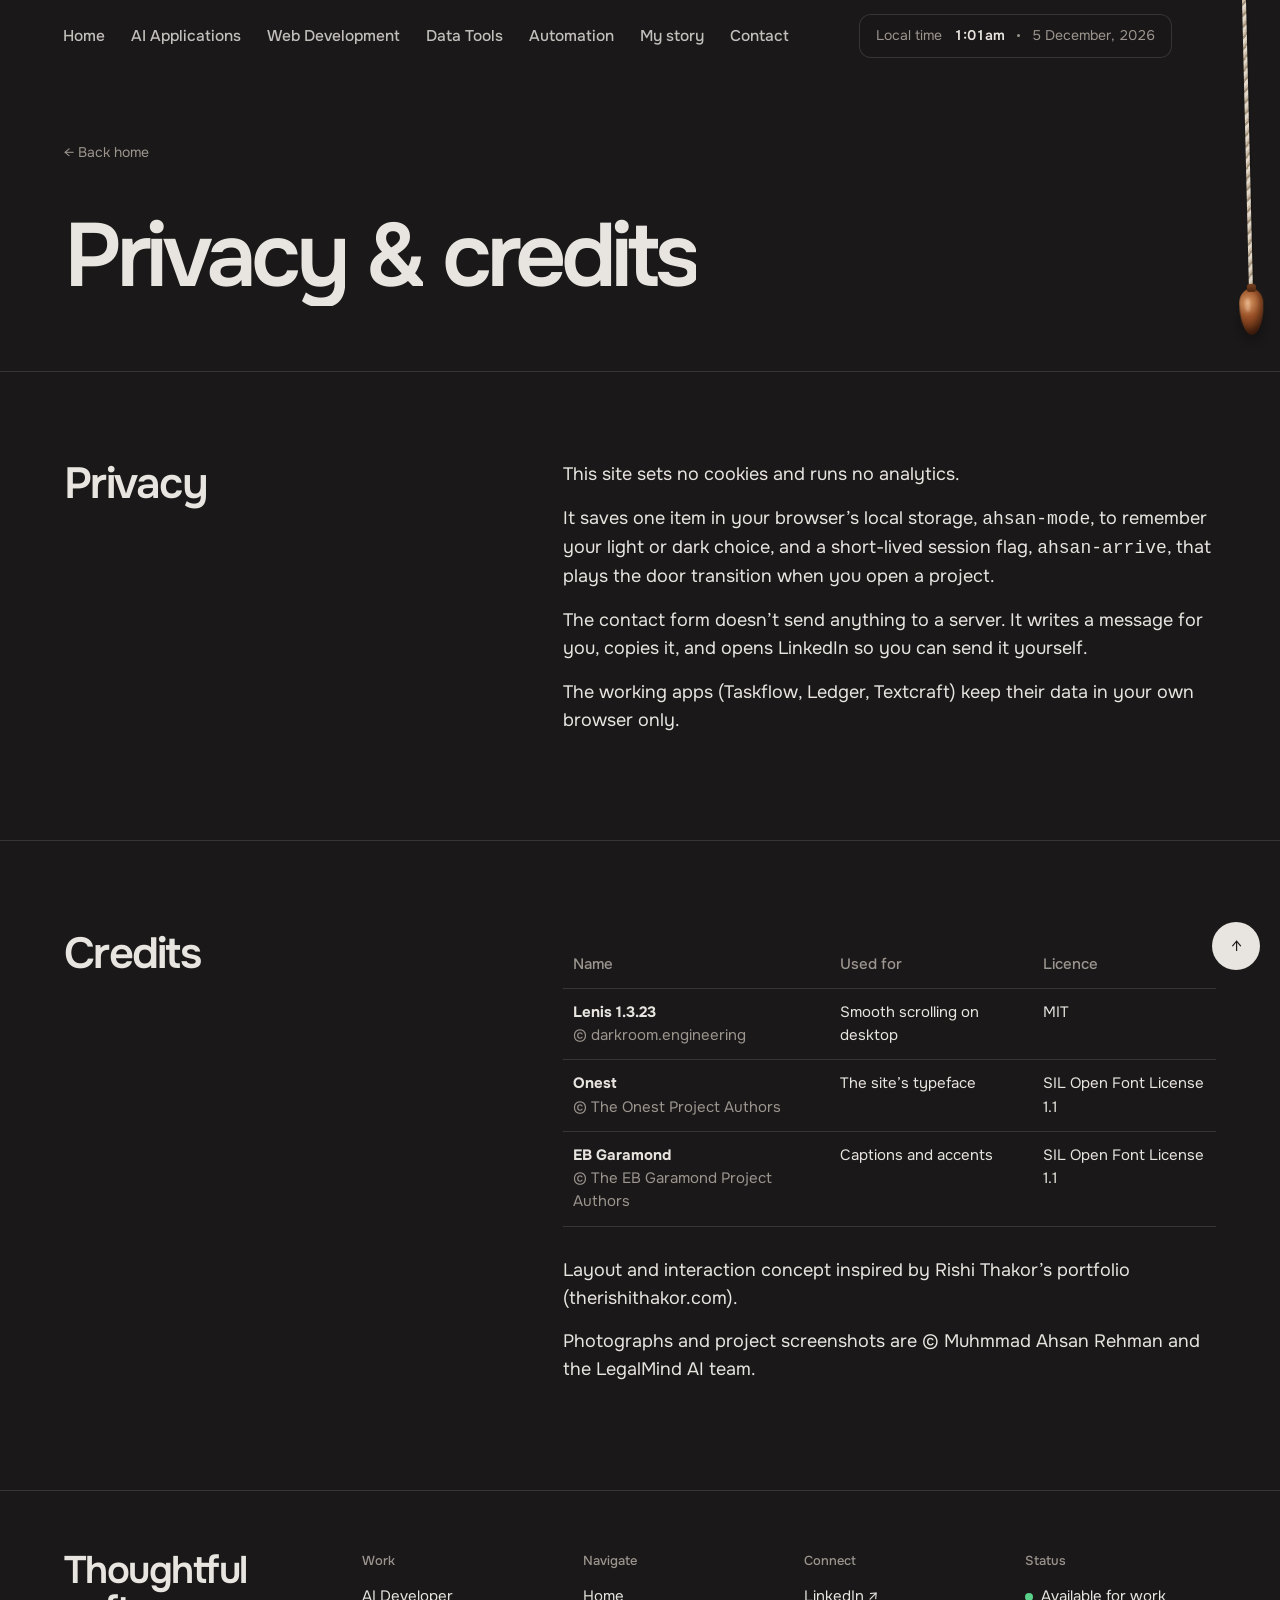
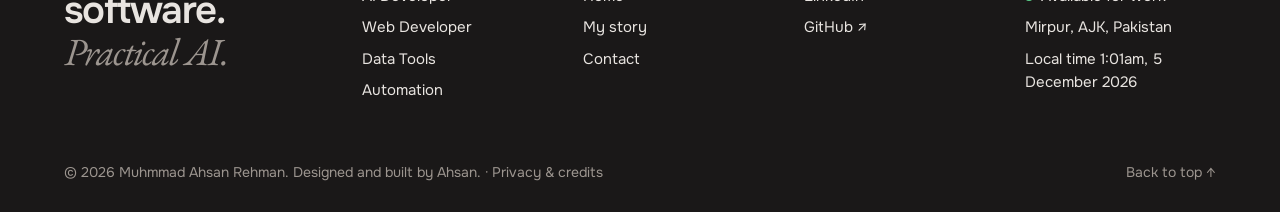
<file: legal.html>
<!DOCTYPE html>
<html lang="en" data-mode="dark">
<head>
<meta charset="utf-8">
<meta name="viewport" content="width=device-width, initial-scale=1.0">
<title>Privacy &amp; credits — Muhmmad Ahsan Rehman</title>
<meta name="description" content="Privacy notes and open-source credits for Ahsan Rehman&#x27;s portfolio.">
<meta name="author" content="Muhmmad Ahsan Rehman">
<meta name="theme-color" content="#1A1818">
<meta property="og:type" content="profile">
<meta property="og:title" content="Privacy &amp; credits — Muhmmad Ahsan Rehman">
<meta property="og:description" content="Privacy notes and open-source credits for Ahsan Rehman&#x27;s portfolio.">
<meta property="og:image" content="https://portfolio-seven-omega-25.vercel.app/assets/ahsan-formal.webp">
<meta name="twitter:card" content="summary_large_image">
<script>try{var m=localStorage.getItem('ahsan-mode');if(m)document.documentElement.dataset.mode=m}catch(e){}
if(sessionStorage.getItem('ahsan-arrive')){sessionStorage.removeItem('ahsan-arrive');document.documentElement.classList.add('arriving')}
function pf(i){var s=['assets/ahsan-formal.webp','https://portfolio-seven-omega-25.vercel.app/assets/ahsan-formal.webp'],k=+(i.dataset.k||0);i.classList.add('masked');if(k<s.length){i.dataset.k=k+1;i.src=s[k]}else{i.onerror=null}}</script>
<link rel="preconnect" href="https://fonts.googleapis.com">
<link rel="preconnect" href="https://fonts.gstatic.com" crossorigin>
<link href="https://fonts.googleapis.com/css2?family=EB+Garamond:ital,wght@0,400;1,400&family=Onest:wght@400;500;600;700;800&display=swap" rel="stylesheet">
<link rel="stylesheet" href="vendor/lenis.css">
<link rel="stylesheet" href="css/style.css">

</head>
<body>
<a class="skip" href="#main">Skip to content</a>
<span id="top"></span>
<header class="hdr"><div class="hdr-in">
  <a class="brand" href="index.html">Ahsan Rehman</a>
  <nav class="nav" aria-label="Main"><a href="index.html">Home</a><a href="legalmind.html">AI Applications</a><a href="taskflow.html">Web Development</a><a href="ledger.html">Data Tools</a><a href="textcraft.html">Automation</a><a href="index.html#about">My story</a><a href="#contact">Contact</a></nav>
  <div class="hdr-r">
    <div class="tpill"><span class="mute">Local time</span><b data-t>—</b><i></i><span class="mute" data-d>—</span></div>
    <button class="menu-btn" type="button" aria-expanded="false" aria-controls="menu">Menu <span class="burger"></span></button>
  </div>
</div></header>
<button class="rope" type="button" aria-label="Pull the cord to switch between light and dark mode"><span class="cord"></span><span class="bead"></span></button>
<nav class="menu" id="menu" aria-label="Menu">
  <ol>
    <li><a href="index.html">Home</a></li>
    <li><a href="legalmind.html">AI Applications</a></li><li><a href="taskflow.html">Web Development</a></li><li><a href="ledger.html">Data Tools</a></li><li><a href="textcraft.html">Automation</a></li>
    <li><a href="index.html#about">My story</a></li>
    <li><a href="#contact">Contact</a></li>
  </ol>
  <div class="menu-foot">
    <span><span class="dot"></span>&nbsp; Available for new opportunities</span>
    <span><a href="https://www.linkedin.com/in/muhammad-ahsan-a28b18326" target="_blank" rel="noopener">LinkedIn ↗</a> &nbsp;·&nbsp; <a href="https://github.com/m-ahsan139" target="_blank" rel="noopener">GitHub ↗</a></span>
    <span>Local time <span data-time>—</span></span>
  </div>
</nav>

<main id="main" class="legal">
  <section class="sub-hero"><div class="wrap">
    <a class="back" href="index.html">← Back home</a>
    <h1 data-split style="font-size:clamp(44px,7vw,100px)">Privacy &amp; credits</h1>
  </div></section>
  <section class="sub-sec"><div class="wrap"><div class="sub-grid">
    <div><h2>Privacy</h2></div>
    <div class="prose">
      <p>This site sets no cookies and runs no analytics.</p>
      <p>It saves one item in your browser’s local storage, <code>ahsan-mode</code>, to remember your light or dark choice, and a short-lived session flag, <code>ahsan-arrive</code>, that plays the door transition when you open a project.</p>
      <p>The contact form doesn’t send anything to a server. It writes a message for you, copies it, and opens LinkedIn so you can send it yourself.</p>
      <p>The working apps (Taskflow, Ledger, Textcraft) keep their data in your own browser only.</p>
    </div>
  </div></div></section>
  <section class="sub-sec"><div class="wrap"><div class="sub-grid">
    <div><h2>Credits</h2></div>
    <div class="prose">
      <table><thead><tr><th>Name</th><th>Used for</th><th>Licence</th></tr></thead><tbody><tr><td><b>Lenis 1.3.23</b><br><span class='mute'>© darkroom.engineering</span></td><td>Smooth scrolling on desktop</td><td>MIT</td></tr><tr><td><b>Onest</b><br><span class='mute'>© The Onest Project Authors</span></td><td>The site’s typeface</td><td>SIL Open Font License 1.1</td></tr><tr><td><b>EB Garamond</b><br><span class='mute'>© The EB Garamond Project Authors</span></td><td>Captions and accents</td><td>SIL Open Font License 1.1</td></tr></tbody></table>
      <p>Layout and interaction concept inspired by Rishi Thakor’s portfolio (therishithakor.com).</p>
      <p>Photographs and project screenshots are © Muhmmad Ahsan Rehman and the LegalMind AI team.</p>
    </div>
  </div></div></section>
</main>
<footer class="ftr">
  <div class="wrap">
    <div class="fgrid">
      <div><p class="fbig">Thoughtful software.<br><span class="serif mute">Practical AI.</span></p></div>
      <div><h4>Work</h4><ul><li><a href="legalmind.html">AI Developer</a></li><li><a href="taskflow.html">Web Developer</a></li><li><a href="ledger.html">Data Tools</a></li><li><a href="textcraft.html">Automation</a></li></ul></div>
      <div><h4>Navigate</h4><ul><li><a href="index.html">Home</a></li><li><a href="index.html#about">My story</a></li><li><a href="#contact">Contact</a></li></ul></div>
      <div><h4>Connect</h4><ul><li><a href="https://www.linkedin.com/in/muhammad-ahsan-a28b18326" target="_blank" rel="noopener">LinkedIn ↗</a></li><li><a href="https://github.com/m-ahsan139" target="_blank" rel="noopener">GitHub ↗</a></li></ul></div>
      <div><h4>Status</h4><ul><li><span class="dot"></span>&nbsp; Available for work</li><li>Mirpur, AJK, Pakistan</li><li>Local time <span data-time>—</span></li></ul></div>
    </div>
    <div class="fbot">
      <span>© 2026 Muhmmad Ahsan Rehman. Designed and built by Ahsan. · <a href="legal.html">Privacy &amp; credits</a></span>
      <a href="#top">Back to top ↑</a>
    </div>
  </div>
</footer>
<a class="totop" href="#top" aria-label="Back to top">↑</a>

<div class="modal" id="contact-modal" role="dialog" aria-modal="true" aria-labelledby="c-title" aria-hidden="true">
  <div class="modal-bg" data-close></div>
  <div class="sheet">
    <div class="sheet-top"><span class="steps-count">1 of 5</span><button class="btn" type="button" data-close style="min-height:40px;padding:0 16px">Close</button></div>
    <div class="steps-bar"><i></i></div>
    <div class="step on">
      <h3 id="c-title">What do you need?</h3>
      <p>Pick the closest one. It shapes the message you’ll send.</p>
      <div class="opts"><button class="opt" type="button" data-v="An engineering role" aria-pressed="false">An engineering role <span>→</span></button><button class="opt" type="button" data-v="An MS or research opportunity" aria-pressed="false">An MS or research opportunity <span>→</span></button><button class="opt" type="button" data-v="An AI or automation project" aria-pressed="false">An AI or automation project <span>→</span></button><button class="opt" type="button" data-v="A web application" aria-pressed="false">A web application <span>→</span></button><button class="opt" type="button" data-v="A question about this site" aria-pressed="false">A question about this site <span>→</span></button></div>
    </div>
    <div class="step">
      <h3>Tell me a little more</h3>
      <p>About: <b id="c-need-label">—</b></p>
      <label class="field">Details<textarea id="c-details"></textarea></label>
      <p class="err" aria-live="polite"></p>
      <div class="step-nav"><button class="btn" type="button" data-prev>← Back</button><button class="btn solid" type="button" data-next>Next <span class="arr">→</span></button></div>
    </div>
    <div class="step">
      <h3>Where and when?</h3>
      <p>Both optional.</p>
      <label class="field">Location or remote arrangement<input id="c-where" autocomplete="off"></label>
      <label class="field">Timeline<input id="c-when" autocomplete="off" placeholder="For example, applications close in March"></label>
      <div class="step-nav"><button class="btn" type="button" data-prev>← Back</button><button class="btn solid" type="button" data-next>Next <span class="arr">→</span></button></div>
    </div>
    <div class="step">
      <h3>Who’s reaching out?</h3>
      <p>So the message has a proper sign-off.</p>
      <label class="field">Your name<input id="c-name" autocomplete="name"></label>
      <label class="field">Company, university or team<input id="c-org" autocomplete="organization"></label>
      <label class="trap" aria-hidden="true">Leave this empty<input id="c-trap" tabindex="-1" autocomplete="off"></label>
      <p class="err" aria-live="polite"></p>
      <div class="step-nav"><button class="btn" type="button" data-prev>← Back</button><button class="btn solid" type="button" data-next>Review <span class="arr">→</span></button></div>
    </div>
    <div class="step">
      <h3>Ready to send</h3>
      <p>Ahsan takes messages on LinkedIn. This copies your message and opens his profile.</p>
      <div class="preview" id="c-preview"></div>
      <div class="step-nav"><button class="btn" type="button" data-prev>← Edit</button>
        <a class="btn solid" id="c-send" href="https://www.linkedin.com/in/muhammad-ahsan-a28b18326" target="_blank" rel="noopener">Copy &amp; open LinkedIn <span class="arr">→</span></a></div>
    </div>
    <div class="step">
      <h3>Almost there</h3>
      <p id="c-copied" aria-live="polite"></p>
      <div class="preview" id="c-final"></div>
      <div class="step-nav"><a class="btn" href="https://www.linkedin.com/in/muhammad-ahsan-a28b18326" target="_blank" rel="noopener">Open LinkedIn again ↗</a><button class="btn solid" type="button" data-close>Done</button></div>
    </div>
  </div>
</div>

<script src="vendor/lenis.min.js"></script>
<script src="js/main.js"></script>

</body>
</html>
</file>
<file: vendor/lenis.css>
html.lenis,
html.lenis body {
  height: auto;
}

.lenis:not(.lenis-autoToggle).lenis-stopped {
  overflow: clip;
}

.lenis [data-lenis-prevent],
.lenis [data-lenis-prevent-wheel],
.lenis [data-lenis-prevent-touch],
.lenis [data-lenis-prevent-vertical],
.lenis [data-lenis-prevent-horizontal] {
  overscroll-behavior: contain;
}

.lenis.lenis-smooth iframe {
  pointer-events: none;
}

.lenis.lenis-autoToggle {
  transition-property: overflow;
  transition-duration: 1ms;
  transition-behavior: allow-discrete;
}
</file>
<file: css/style.css>
/*
VOICE  calm, confident engineer; one ability card, lots of air
IDEA   a collectible ability card and a wall of doors, one per skill
PICTURE 3D holographic ability card with Ahsan's portrait
COLOUR warm charcoal #1A1818 / warm paper #E8E4E0, holo foil as the only colour
TYPE   Onest for everything, EB Garamond italic for small captions
*/
:root{
  --bg:#1A1818; --bg2:#221F1F; --ink:#E8E4E0; --mute:#9c958f; --line:rgba(232,228,224,.14);
  --card:#262222; --accent:#ff6a3d; --ok:#5ad08a;
  --serif:"EB Garamond",Georgia,serif; --sans:"Onest",system-ui,-apple-system,"Segoe UI",sans-serif;
  --ease:cubic-bezier(.22,1,.36,1); --pad:max(5vw,18px);
  color-scheme:dark;
}
:root[data-mode=light]{
  --bg:#E8E4E0; --bg2:#DEDAD5; --ink:#1A1818; --mute:#6b6560; --line:rgba(26,24,24,.14); --card:#F2EFEB; color-scheme:light;
}
*{box-sizing:border-box;min-width:0}
html{scroll-padding-top:80px}
html.lenis,html.lenis body{height:auto}
.lenis.lenis-smooth{scroll-behavior:auto!important}
body{margin:0;background:var(--bg);color:var(--ink);font:16px/1.55 var(--sans);overflow-x:clip;-webkit-font-smoothing:antialiased;transition:background .5s var(--ease),color .5s var(--ease)}
body.locked{overflow:hidden}
a{color:inherit;text-decoration:none}
img{display:block;max-width:100%}
button{font:inherit;color:inherit;background:none;border:0;cursor:pointer}
:focus-visible{outline:2px solid var(--accent);outline-offset:3px;border-radius:6px}
.sr{position:absolute;width:1px;height:1px;overflow:hidden;clip:rect(0 0 0 0);white-space:nowrap}
.skip{position:fixed;left:16px;top:-60px;z-index:200;background:var(--ink);color:var(--bg);padding:10px 16px;border-radius:99px;transition:top .3s}
.skip:focus{top:16px}
.serif{font-family:var(--serif);font-style:italic;font-weight:400}
.mute{color:var(--mute)}
.wrap{max-width:1320px;margin:0 auto;padding:0 var(--pad)}
.dot{display:inline-block;width:8px;height:8px;border-radius:50%;background:var(--ok);box-shadow:0 0 0 0 rgba(90,208,138,.6);animation:pulse 2s infinite}
@keyframes pulse{70%{box-shadow:0 0 0 10px rgba(90,208,138,0)}100%{box-shadow:0 0 0 0 rgba(90,208,138,0)}}

/* buttons */
.btn{display:inline-flex;align-items:center;gap:10px;min-height:48px;padding:0 24px;border-radius:99px;font-weight:600;font-size:15px;border:1px solid var(--line);position:relative;overflow:hidden;isolation:isolate;transition:color .4s var(--ease),border-color .4s}
.btn::before{content:"";position:absolute;inset:0;background:var(--ink);border-radius:inherit;transform:translateY(101%);transition:transform .5s var(--ease);z-index:-1}
.btn:hover{color:var(--bg);border-color:var(--ink)}
.btn:hover::before{transform:none}
.btn.solid{background:var(--ink);color:var(--bg);border-color:var(--ink)}
.btn.solid::before{background:var(--accent)}
.btn.solid:hover{color:#1A1818;border-color:var(--accent)}
.btn .arr{transition:transform .4s var(--ease)}
.btn:hover .arr{transform:translateX(4px)}

/* header */
.hdr{position:fixed;inset:0 0 auto;z-index:100;padding:14px var(--pad);transition:transform .5s var(--ease),background .4s}
.hdr-in{max-width:1260px;margin:0 auto;display:flex;align-items:center;justify-content:space-between;gap:20px;padding-right:44px}
.hdr.hide{transform:translateY(-110%)}
.hdr.solid{background:color-mix(in srgb,var(--bg) 84%,transparent);backdrop-filter:blur(14px);-webkit-backdrop-filter:blur(14px)}
.brand{font-weight:700;font-size:18px;letter-spacing:-.02em;white-space:nowrap;display:none}
.nav{display:flex;gap:4px;flex-wrap:wrap;margin-left:-12px}
.nav a{font-size:15.5px;font-weight:500;padding:8px 11px;border-radius:10px;opacity:.82;position:relative;transition:opacity .3s}
.nav a::after{content:"";position:absolute;left:11px;right:11px;bottom:4px;height:1.5px;background:currentColor;transform:scaleX(0);transform-origin:right;transition:transform .45s var(--ease)}
.nav a:hover,.nav a[aria-current]{opacity:1}
.nav a:hover::after,.nav a[aria-current]::after{transform:scaleX(1);transform-origin:left}
.hdr-r{display:flex;align-items:center;gap:10px}
.tpill{display:flex;align-items:center;gap:12px;border:1px solid var(--line);border-radius:12px;padding:10px 16px;font-size:14px;white-space:nowrap;background:color-mix(in srgb,var(--bg) 70%,transparent);font-variant-numeric:tabular-nums}
.tpill b{font-weight:600}
.tpill i{width:3px;height:3px;border-radius:50%;background:var(--mute)}
.menu-btn{height:44px;padding:0 18px;border-radius:99px;border:1px solid var(--line);display:none;align-items:center;gap:10px;font-weight:600;font-size:14px;transition:.3s}
.menu-btn:hover{background:var(--ink);color:var(--bg)}
.burger{width:16px;height:8px;position:relative}
.burger::before,.burger::after{content:"";position:absolute;left:0;right:0;height:1.5px;background:currentColor;transition:.4s var(--ease)}
.burger::before{top:0}.burger::after{bottom:0}
.menu-open .burger::before{top:3px;transform:rotate(45deg)}
.menu-open .burger::after{bottom:3.5px;transform:rotate(-45deg)}
@media(max-width:1100px){.nav{display:none}.brand{display:block}.menu-btn{display:flex}}
@media(max-width:640px){.tpill{display:none}}

/* pull rope */
.rope{position:fixed;top:0;right:max(14px,calc((100vw - 1260px)/2 - 6px));z-index:120;width:44px;padding:0;display:flex;flex-direction:column;align-items:center;transform-origin:50% 0;touch-action:none;cursor:grab;-webkit-tap-highlight-color:transparent}
.rope:active{cursor:grabbing}
.cord{width:4px;height:var(--len,290px);border-radius:0 0 2px 2px;background:repeating-linear-gradient(-50deg,#e2d8ca 0 3px,#a3927c 3px 5px,#cbbda9 5px 7px);box-shadow:1px 0 2px rgba(0,0,0,.35)}
.bead{position:relative;width:24px;height:46px;margin-top:-1px;border-radius:46% 46% 50% 50%/32% 32% 68% 68%;background:radial-gradient(circle at 34% 30%,#d99a66 0,#9b5228 38%,#5e2c12 78%,#43200d 100%);box-shadow:0 10px 16px -4px rgba(0,0,0,.6),inset -3px -4px 6px rgba(0,0,0,.35)}
.bead::before{content:"";position:absolute;left:50%;top:-5px;width:9px;height:8px;margin-left:-4.5px;border-radius:3px 3px 2px 2px;background:linear-gradient(#7a4321,#4a2410)}
.bead::after{content:"";position:absolute;left:6px;top:9px;width:5px;height:14px;border-radius:50%;background:rgba(255,230,200,.35);filter:blur(1px);box-shadow:0 0 0 0 transparent}
.rope::after{content:"";position:absolute;left:-14px;right:-14px;bottom:-14px;height:80px}
.rope:focus-visible{outline:none}.rope:focus-visible .bead{outline:2px solid var(--accent);outline-offset:4px}
.rope-tip{position:absolute;top:calc(var(--len,290px) + 56px);right:0;white-space:nowrap;font-size:12px;color:var(--mute);opacity:0;transform:translateY(-4px);transition:.4s;pointer-events:none}
.rope:hover .rope-tip{opacity:1;transform:none}
@media(max-width:1100px){.rope{right:10px}.cord{--len:110px!important}}

/* window-blind theme switch */
::view-transition-old(root),::view-transition-new(root){animation:none;mix-blend-mode:normal}
html.vt-open::view-transition-old(root){z-index:2;animation:blindUp 1s cubic-bezier(.76,0,.24,1) both}
html.vt-close::view-transition-new(root){z-index:2;animation:blindDown 1s cubic-bezier(.76,0,.24,1) both}
@keyframes blindUp{from{clip-path:inset(0 0 0 0)}to{clip-path:inset(0 0 100% 0)}}
@keyframes blindDown{from{clip-path:inset(0 0 100% 0)}to{clip-path:inset(0 0 0 0)}}

/* menu */
.menu{position:fixed;inset:0;z-index:90;background:var(--bg2);padding:110px var(--pad) 32px;display:grid;grid-template-rows:1fr auto;clip-path:circle(0% at calc(100% - 60px) 40px);transition:clip-path .9s var(--ease);visibility:hidden}
.menu-open .menu{clip-path:circle(150% at calc(100% - 60px) 40px);visibility:visible}
.menu ol{list-style:none;margin:0;padding:0;align-self:center;counter-reset:m}
.menu li{overflow:hidden;border-bottom:1px solid var(--line)}
.menu li a{display:flex;align-items:baseline;gap:18px;font-size:clamp(34px,6.4vw,80px);font-weight:600;letter-spacing:-.04em;line-height:1.15;padding:4px 0;transform:translateY(110%);transition:transform .8s var(--ease),color .3s}
.menu li a::before{counter-increment:m;content:counter(m,decimal-leading-zero);font-size:14px;font-weight:400;letter-spacing:0;color:var(--mute);font-family:var(--sans)}
.menu-open .menu li a{transform:none}
.menu li a:hover{color:var(--accent)}
.menu-foot{display:flex;justify-content:space-between;flex-wrap:wrap;gap:12px;font-size:14px;color:var(--mute)}
.menu-foot a:hover{color:var(--ink)}

/* hero */
.hero{min-height:100svh;display:flex;flex-direction:column;padding:88px var(--pad) 0;background:radial-gradient(ellipse 55% 65% at 72% 48%,color-mix(in srgb,var(--ink) 6%,transparent),transparent 70%)}
.hero-in{flex:1;width:100%;max-width:1260px;margin:0 auto;display:grid;grid-template-columns:minmax(0,1.08fr) minmax(0,.92fr);gap:clamp(10px,3vw,40px);align-items:end}
.hero-txt{align-self:center;padding:4vh 0 6vh}
.kicker{display:inline-flex;align-items:center;gap:10px;font-size:14.5px;font-weight:500;opacity:.9}
.kicker .dot{width:6px;height:6px}
.hero h1{font-size:clamp(46px,5.6vw,84px);line-height:1.02;letter-spacing:-.045em;font-weight:600;margin:26px 0 0}
.hero h1>span{display:block}
.hero h1 .l2{color:var(--mute)}
.art{display:inline-block;transition:opacity .3s}
/* flip calendar */
.flip{position:relative;width:min(600px,100%);margin:30px 0 44px 8px;transform:rotate(-1.4deg);perspective:1400px}
.rings{position:absolute;left:22px;right:22px;top:-18px;display:flex;justify-content:space-between;z-index:6;pointer-events:none}
.rings i{position:relative;width:11px;height:28px;border-radius:6px;border:2.5px solid #d6d1cb;border-bottom-color:#8d8780;background:transparent;box-shadow:1px 2px 2px rgba(0,0,0,.45)}
.rings i::after{content:"";position:absolute;left:50%;bottom:-5px;width:7px;height:7px;margin-left:-3.5px;border-radius:50%;background:#2a2626}
.pages{position:relative;height:clamp(100px,9.5vw,138px);border-radius:12px}
.pages::before,.pages::after{content:"";position:absolute;left:3px;right:-3px;border-radius:12px;z-index:0}
.pages::before{top:6px;bottom:-6px;background:#e4dfd8;box-shadow:0 1px 0 #cfc9c1}
.pages::after{top:12px;bottom:-12px;left:6px;right:-6px;background:#d6d0c8;box-shadow:12px 14px 0 rgba(0,0,0,.55);z-index:-1}
:root[data-mode=light] .pages::after{box-shadow:12px 14px 0 rgba(26,24,24,.85)}
.page{position:absolute;inset:0;z-index:1;background:linear-gradient(#fbf9f6,#f1ede7);border-radius:12px;display:flex;align-items:center;padding:14px 34px 0;color:#121010;transform-origin:50% 0;backface-visibility:hidden;box-shadow:inset 0 -1px 0 rgba(0,0,0,.06)}
.page.top{z-index:2}
.pt{font-weight:700;font-size:clamp(38px,4.7vw,68px);letter-spacing:-.045em;line-height:1;white-space:nowrap}
.page.fly{animation:flipUp .75s cubic-bezier(.55,0,.35,1) forwards}
.page.fly::after{content:"";position:absolute;inset:0;border-radius:inherit;background:linear-gradient(rgba(0,0,0,0),rgba(0,0,0,.35));animation:shade .75s forwards}
@keyframes flipUp{to{transform:rotateX(-105deg)}}
@keyframes shade{from{opacity:0}to{opacity:1}}
.ct{position:absolute;right:16px;bottom:10px;z-index:3;font-size:11px;letter-spacing:.12em;color:#a29b93;font-weight:500;font-variant-numeric:tabular-nums}
/* buttons in hero */
.btn.hire{padding:0 6px 0 24px;gap:16px;min-height:50px}
.circ{width:38px;height:38px;border-radius:50%;background:var(--bg);color:var(--ink);display:grid;place-items:center;transition:transform .5s var(--ease)}
.btn.hire:hover .circ{transform:rotate(-45deg)}
/* portrait */
.hero-pic{position:relative;align-self:end;height:min(80svh,780px);display:flex;justify-content:center}
.portrait{height:100%;width:100%;object-fit:contain;object-position:bottom center;filter:saturate(1.05) contrast(1.03)}
.portrait.masked{object-fit:cover;object-position:center 15%;-webkit-mask-image:radial-gradient(ellipse 52% 62% at 50% 42%,#000 58%,transparent 100%);mask-image:radial-gradient(ellipse 52% 62% at 50% 42%,#000 58%,transparent 100%)}
.hero-foot{width:100%;max-width:1400px;margin:0 auto;border-top:1px solid var(--line);display:flex;justify-content:space-between;gap:16px;padding:18px 70px 22px;font-size:12px;letter-spacing:.09em;text-transform:uppercase;color:var(--mute);font-weight:500}
.hero-foot a{display:inline-flex;gap:8px;align-items:center}
.hero-foot a span{animation:bob 2.2s var(--ease) infinite}
@keyframes bob{50%{transform:translateY(4px)}}
@media(max-width:860px){
  .hero{padding-top:84px}
  .hero-in{grid-template-columns:1fr}
  .hero-txt{padding:3vh 0 10px}
  .hero-pic{height:58svh;min-height:380px}
  .hero-foot{padding:16px 0 20px;flex-wrap:wrap}
  .hero-foot .mid{display:none}
  .flip{margin-left:4px}
  .ct{bottom:6px;right:10px}
}
/* section heads */
.band{padding:clamp(70px,10vw,150px) 0}
.eyebrow{display:flex;align-items:center;gap:10px;font-size:14px;color:var(--mute);margin-bottom:18px}
.eyebrow::before{content:"";width:28px;height:1px;background:currentColor}
.h2{font-size:clamp(36px,5.4vw,76px);line-height:1.02;letter-spacing:-.045em;font-weight:600;margin:0;text-wrap:balance}
.h2 .serif{letter-spacing:-.02em}

/* word reveal */
.w{display:inline-block;overflow:hidden;vertical-align:top;padding-bottom:.08em;margin-bottom:-.08em}
.w>span{display:inline-block;transform:translateY(105%);transition:transform 1s var(--ease)}
.in .w>span{transform:none}
[data-reveal]{opacity:0;transform:translateY(28px);transition:opacity 1s var(--ease),transform 1s var(--ease)}
[data-reveal].in{opacity:1;transform:none}

/* doors */
.doors{position:relative}
.doors-head{display:flex;justify-content:space-between;align-items:end;gap:24px;flex-wrap:wrap;margin-bottom:clamp(30px,4vw,56px)}
.doors-head p{margin:12px 0 0;font-size:20px}
.hint{font-size:14px;color:var(--mute);display:flex;align-items:center;gap:10px}
.hint i{width:46px;height:1px;background:currentColor;position:relative;overflow:hidden}
.hint i::after{content:"";position:absolute;inset:0;background:var(--accent);animation:slide 2s var(--ease) infinite}
@keyframes slide{from{transform:translateX(-100%)}to{transform:translateX(100%)}}
.pin{position:relative}
.pin-in{position:sticky;top:0;height:100svh;display:flex;flex-direction:column;justify-content:center;overflow:hidden}
.track{display:flex;gap:clamp(18px,2.4vw,36px);padding:0 var(--pad);will-change:transform;width:max-content}
.wall-floor{height:1px;background:var(--line);margin:22px var(--pad) 0;position:relative}
.wall-floor b{position:absolute;left:0;top:-1px;height:3px;background:var(--ink);width:0;border-radius:2px}
.door{flex:none;width:clamp(250px,24vw,340px);height:min(62svh,560px);perspective:1400px;position:relative;display:block}
.door-in{position:absolute;inset:0;border-radius:180px 180px 14px 14px;overflow:hidden;background:#0d0c0c}
.door-in img{width:100%;height:100%;object-fit:cover;object-position:top left;opacity:.9;transform:scale(1.15);transition:transform 1.2s var(--ease)}
.door-in::after{content:"";position:absolute;inset:0;background:radial-gradient(ellipse at 50% 30%,rgba(255,140,80,.35),transparent 60%),linear-gradient(transparent 50%,rgba(0,0,0,.7))}
.leaf{position:absolute;inset:0;border-radius:180px 180px 14px 14px;background:var(--card);border:1px solid var(--line);transform-origin:left center;transition:transform 1.1s var(--ease),box-shadow 1.1s;display:flex;flex-direction:column;justify-content:space-between;padding:28px 26px;transform-style:preserve-3d;backface-visibility:hidden;box-shadow:0 0 0 rgba(0,0,0,0)}
.leaf::before{content:"";position:absolute;inset:14px;border-radius:166px 166px 8px 8px;border:1px solid var(--line);pointer-events:none}
.leaf .knob{position:absolute;right:22px;top:54%;width:12px;height:12px;border-radius:50%;background:var(--ink);box-shadow:0 0 0 5px var(--line)}
.door:hover .leaf,.door:focus-visible .leaf{transform:rotateY(-32deg);box-shadow:30px 0 60px rgba(0,0,0,.35)}
.door.open .leaf{transform:rotateY(-100deg);transition-duration:1.3s}
.door:hover .door-in img{transform:scale(1)}
.leaf .n{font-size:14px;color:var(--mute);text-align:center;margin-top:46px}
.leaf h3{font-size:clamp(28px,2.6vw,38px);letter-spacing:-.04em;line-height:1.02;margin:0 0 10px;font-weight:600}
.leaf p{margin:0;font-size:14px;color:var(--mute)}
.leaf .proj{font-family:var(--serif);font-style:italic;font-size:20px;color:var(--ink);margin-bottom:4px}
.door-end{flex:none;width:clamp(240px,22vw,300px);height:min(62svh,560px);display:flex;flex-direction:column;justify-content:center;gap:16px;padding:0 10px}
.door-end p{font-size:26px;letter-spacing:-.03em;line-height:1.15;margin:0}
@media(max-width:900px){
  .pin{height:auto!important}
  .pin-in{position:relative;height:auto;overflow:visible}
  .track{overflow-x:auto;width:auto;scroll-snap-type:x mandatory;padding-top:28px;padding-bottom:18px;transform:none!important;scrollbar-width:none}
  .track::-webkit-scrollbar{display:none}
  .door,.door-end{scroll-snap-align:center;width:min(78vw,320px);height:min(70svh,500px)}
  .door .leaf{transform:rotateY(-14deg)}
}
/* walking through a door */
.portal{position:fixed;z-index:140;overflow:hidden;background:#0d0c0c;pointer-events:none;box-shadow:0 0 0 100vmax rgba(0,0,0,0);transition:box-shadow 1s}
.portal img{width:100%;height:100%;object-fit:cover;object-position:top left;transition:transform 1.4s var(--ease)}
.portal::after{content:"";position:absolute;inset:0;background:radial-gradient(ellipse at 50% 30%,rgba(255,140,80,.35),transparent 60%),linear-gradient(transparent 50%,rgba(0,0,0,.7));transition:opacity .8s}
.portal::before{content:"";position:absolute;inset:0;z-index:2;background:var(--bg);opacity:0;transition:opacity .5s ease}
.portal.through img{transform:scale(1.18)}
.portal.through::after{opacity:0}
.portal.through::before{opacity:1}
body.entering{overflow:hidden}
/* arriving on the other side */
html.arriving body::after{content:"";position:fixed;inset:0;z-index:999;background:var(--bg);pointer-events:none;animation:veil 1s .05s ease forwards}
html.arriving main{animation:arrive 1.3s var(--ease) backwards}
html.arriving .hdr-in{animation:fadein 1s .4s ease backwards}
@keyframes veil{to{opacity:0;visibility:hidden}}
@keyframes arrive{from{transform:scale(1.08);filter:blur(6px);opacity:.4}}
@keyframes fadein{from{opacity:0}}

/* story */
.story{display:grid;grid-template-columns:minmax(0,.9fr) minmax(0,1.1fr);gap:clamp(30px,6vw,100px)}
.story-side{position:sticky;top:110px;align-self:start}
.ruler{display:flex;justify-content:space-between;margin:40px 0 10px;font-size:13px;color:var(--mute);font-variant-numeric:tabular-nums}
.ticks{height:26px;background:repeating-linear-gradient(90deg,var(--line) 0 1px,transparent 1px 10px);position:relative;border-bottom:1px solid var(--line)}
.ticks b{position:absolute;bottom:-1px;left:0;height:3px;width:20%;background:var(--accent);transition:left .8s var(--ease)}
.counter{font-size:clamp(70px,9vw,140px);font-weight:600;letter-spacing:-.06em;line-height:1;margin-top:30px;font-variant-numeric:tabular-nums;display:flex;align-items:baseline;gap:10px}
.counter small{font-size:.24em;color:var(--mute);letter-spacing:0}
.counter .cur{display:inline-block;transition:transform .5s var(--ease),opacity .5s}
.tl{list-style:none;margin:0;padding:0}
.tl li{border-top:1px solid var(--line);padding:34px 0 38px;display:grid;grid-template-columns:150px minmax(0,1fr);gap:18px;opacity:.35;transition:opacity .6s}
.tl li.on{opacity:1}
.tl .when{font-size:14px;color:var(--mute);padding-top:6px;white-space:nowrap}
.tl h3{font-size:clamp(22px,2.2vw,30px);letter-spacing:-.03em;line-height:1.15;margin:0 0 6px;font-weight:600}
.tl .where{font-family:var(--serif);font-style:italic;font-size:18px;color:var(--mute);margin:0 0 12px}
.tl p{margin:0;color:var(--mute);max-width:56ch}
.chips{display:flex;flex-wrap:wrap;gap:8px;margin-top:16px;padding:0;list-style:none}
.chips li,.chip{font-size:13px;padding:6px 12px;border:1px solid var(--line);border-radius:99px;color:var(--ink);display:inline-block}
@media(max-width:860px){.story{grid-template-columns:1fr}.story-side{position:relative;top:0}.tl li{grid-template-columns:1fr;gap:6px}.counter{display:none}}

/* cta */
.cta{text-align:center;border-top:1px solid var(--line)}
.cta .h2{font-size:clamp(40px,7vw,104px);max-width:14ch;margin:0 auto 26px}
.cta p{max-width:560px;margin:0 auto 32px;color:var(--mute);font-size:18px}
.cta .cta-row{justify-content:center}
.cta .pill{margin-bottom:28px}

/* footer */
.ftr{border-top:1px solid var(--line);padding:60px 0 28px}
.fgrid{display:grid;grid-template-columns:1.4fr repeat(4,minmax(0,1fr));gap:30px}
.fgrid h4{font-size:13px;font-weight:500;color:var(--mute);margin:0 0 14px}
.fgrid ul{list-style:none;margin:0;padding:0;display:grid;gap:8px;font-size:15px}
.fgrid a{position:relative}
.fgrid a::after{content:"";position:absolute;left:0;right:0;bottom:-2px;height:1px;background:currentColor;transform:scaleX(0);transform-origin:right;transition:transform .5s var(--ease)}
.fgrid a:hover::after{transform:scaleX(1);transform-origin:left}
.fbig{font-size:clamp(30px,3vw,42px);font-weight:600;letter-spacing:-.04em;line-height:1.05;margin:0}
.fbot{display:flex;justify-content:space-between;flex-wrap:wrap;gap:12px;margin-top:60px;font-size:14px;color:var(--mute)}
.fbot a:hover{color:var(--ink)}
@media(max-width:900px){.fgrid{grid-template-columns:repeat(2,minmax(0,1fr))}.fgrid>div:first-child{grid-column:1/-1}}

.totop{position:fixed;right:20px;bottom:20px;z-index:80;width:48px;height:48px;border-radius:50%;background:var(--ink);color:var(--bg);display:grid;place-items:center;transform:translateY(90px);transition:transform .5s var(--ease)}
.totop.on{transform:none}

/* modal */
.modal{position:fixed;inset:0;z-index:160;display:grid;place-items:center;padding:16px;visibility:hidden}
.modal.on{visibility:visible}
.modal-bg{position:absolute;inset:0;background:rgba(10,9,9,.6);backdrop-filter:blur(6px);opacity:0;transition:opacity .5s}
.modal.on .modal-bg{opacity:1}
.sheet{position:relative;width:min(640px,100%);max-height:calc(100svh - 32px);overflow:auto;background:var(--bg2);border:1px solid var(--line);border-radius:24px;padding:28px clamp(20px,4vw,40px) 32px;transform:translateY(40px) scale(.97);opacity:0;transition:.6s var(--ease)}
.modal.on .sheet{transform:none;opacity:1}
.sheet-top{display:flex;justify-content:space-between;align-items:center;margin-bottom:22px;font-size:14px;color:var(--mute)}
.steps-bar{height:2px;background:var(--line);border-radius:2px;margin-bottom:26px;overflow:hidden}
.steps-bar i{display:block;height:100%;background:var(--accent);width:20%;transition:width .6s var(--ease)}
.step{display:none}
.step.on{display:block;animation:stepin .6s var(--ease)}
@keyframes stepin{from{opacity:0;transform:translateX(20px)}}
.step h3{font-size:clamp(26px,3.4vw,36px);letter-spacing:-.04em;line-height:1.08;margin:0 0 8px;font-weight:600}
.step>p{color:var(--mute);margin:0 0 22px}
.opts{display:grid;gap:10px}
.opt{display:flex;justify-content:space-between;align-items:center;text-align:left;width:100%;min-height:54px;padding:12px 18px;border:1px solid var(--line);border-radius:14px;font-size:16px;transition:.3s}
.opt:hover,.opt[aria-pressed=true]{border-color:var(--ink);background:var(--line)}
.field{display:grid;gap:6px;margin-bottom:16px;font-size:14px;color:var(--mute)}
.field input,.field textarea{font:16px/1.5 var(--sans);color:var(--ink);background:var(--bg);border:1px solid var(--line);border-radius:12px;padding:12px 14px;width:100%}
.field textarea{min-height:130px;resize:vertical}
.field input:focus,.field textarea:focus{outline:none;border-color:var(--ink)}
.trap{position:absolute;left:-9999px}
.step-nav{display:flex;justify-content:space-between;gap:10px;margin-top:24px;flex-wrap:wrap}
.preview{white-space:pre-wrap;background:var(--bg);border:1px solid var(--line);border-radius:14px;padding:16px;font-size:15px;max-height:260px;overflow:auto;user-select:all}
.err{color:var(--accent);font-size:14px;min-height:1.4em;margin:8px 0 0}

/* sub pages */
.sub-hero{padding:140px 0 50px}
.back{display:inline-flex;align-items:center;gap:8px;font-size:14px;color:var(--mute);margin-bottom:40px;transition:color .3s,gap .3s}
.back:hover{color:var(--ink);gap:12px}
.sub-hero h1{font-size:clamp(48px,9vw,140px);letter-spacing:-.06em;line-height:.95;margin:10px 0 22px;font-weight:600}
.sub-hero .tag{font-family:var(--serif);font-style:italic;font-size:clamp(20px,2vw,26px);margin:0 0 14px}
.sub-hero .lead{max-width:680px}
.shot{border-radius:20px;overflow:hidden;border:1px solid var(--line);background:var(--card)}
.shot img{width:100%;height:auto}
.sub-sec{padding:clamp(50px,7vw,100px) 0;border-top:1px solid var(--line)}
.sub-grid{display:grid;grid-template-columns:minmax(0,.8fr) minmax(0,1.2fr);gap:clamp(24px,5vw,80px)}
.sub-grid h2{font-size:clamp(28px,3.4vw,46px);letter-spacing:-.04em;line-height:1.05;margin:0;font-weight:600;text-wrap:balance}
.sub-grid .k{font-size:14px;color:var(--mute);margin-bottom:12px}
.prose p{margin:0 0 16px;font-size:18px;color:var(--mute);max-width:62ch}
.prose p:first-child{color:var(--ink)}
.steps4{display:grid;grid-template-columns:repeat(4,minmax(0,1fr));gap:14px;margin-top:40px}
.steps4 div{border:1px solid var(--line);border-radius:18px;padding:22px;background:var(--card)}
.steps4 b{display:block;font-size:13px;color:var(--mute);font-weight:500;margin-bottom:26px}
.steps4 h3{margin:0 0 8px;font-size:20px;letter-spacing:-.02em}
.steps4 p{margin:0;font-size:15px;color:var(--mute)}
.entry{display:grid;grid-template-columns:minmax(0,.75fr) minmax(0,1.25fr);gap:clamp(20px,4vw,60px);align-items:center;padding:clamp(30px,4vw,50px) 0;border-top:1px solid var(--line)}
.entry:nth-child(even) .shot{order:-1}
.entry h3{font-size:clamp(24px,2.6vw,34px);letter-spacing:-.03em;margin:6px 0 10px;font-weight:600}
.entry p{color:var(--mute);margin:0}
.stats{display:grid;grid-template-columns:repeat(3,minmax(0,1fr));gap:14px;margin-top:36px}
.stats div{border:1px solid var(--line);border-radius:18px;padding:24px;background:var(--card)}
.stats b{display:block;font-size:clamp(40px,5vw,64px);letter-spacing:-.05em;line-height:1;font-weight:600;font-variant-numeric:tabular-nums}
.stats span{display:block;font-weight:600;margin:10px 0 8px}
.stats p{margin:0;font-size:14px;color:var(--mute)}
.note{font-size:14px;color:var(--mute);margin-top:18px;max-width:80ch}
.next{display:flex;justify-content:space-between;align-items:center;gap:20px;padding:50px 0;border-top:1px solid var(--line);flex-wrap:wrap}
.next a{font-size:clamp(32px,5vw,64px);letter-spacing:-.045em;font-weight:600;line-height:1}
.next a span{color:var(--mute);transition:color .3s}
.next a:hover span{color:var(--accent)}
.legal .prose p{color:var(--ink)}
.legal table{width:100%;border-collapse:collapse;font-size:15px;margin:10px 0 30px}
.legal th,.legal td{text-align:left;padding:12px 10px;border-bottom:1px solid var(--line);vertical-align:top}
.legal th{color:var(--mute);font-weight:500}
@media(max-width:860px){.sub-grid,.entry{grid-template-columns:1fr}.entry:nth-child(even) .shot{order:0}.steps4{grid-template-columns:repeat(2,minmax(0,1fr))}.stats{grid-template-columns:1fr}}
@media(max-width:520px){.steps4{grid-template-columns:1fr}}

@media(prefers-reduced-motion:reduce){
  *,*::before,*::after{animation-duration:.01ms!important;animation-iteration-count:1!important;transition-duration:.01ms!important}
  .w>span,[data-reveal]{transform:none;opacity:1}
}
</file>
